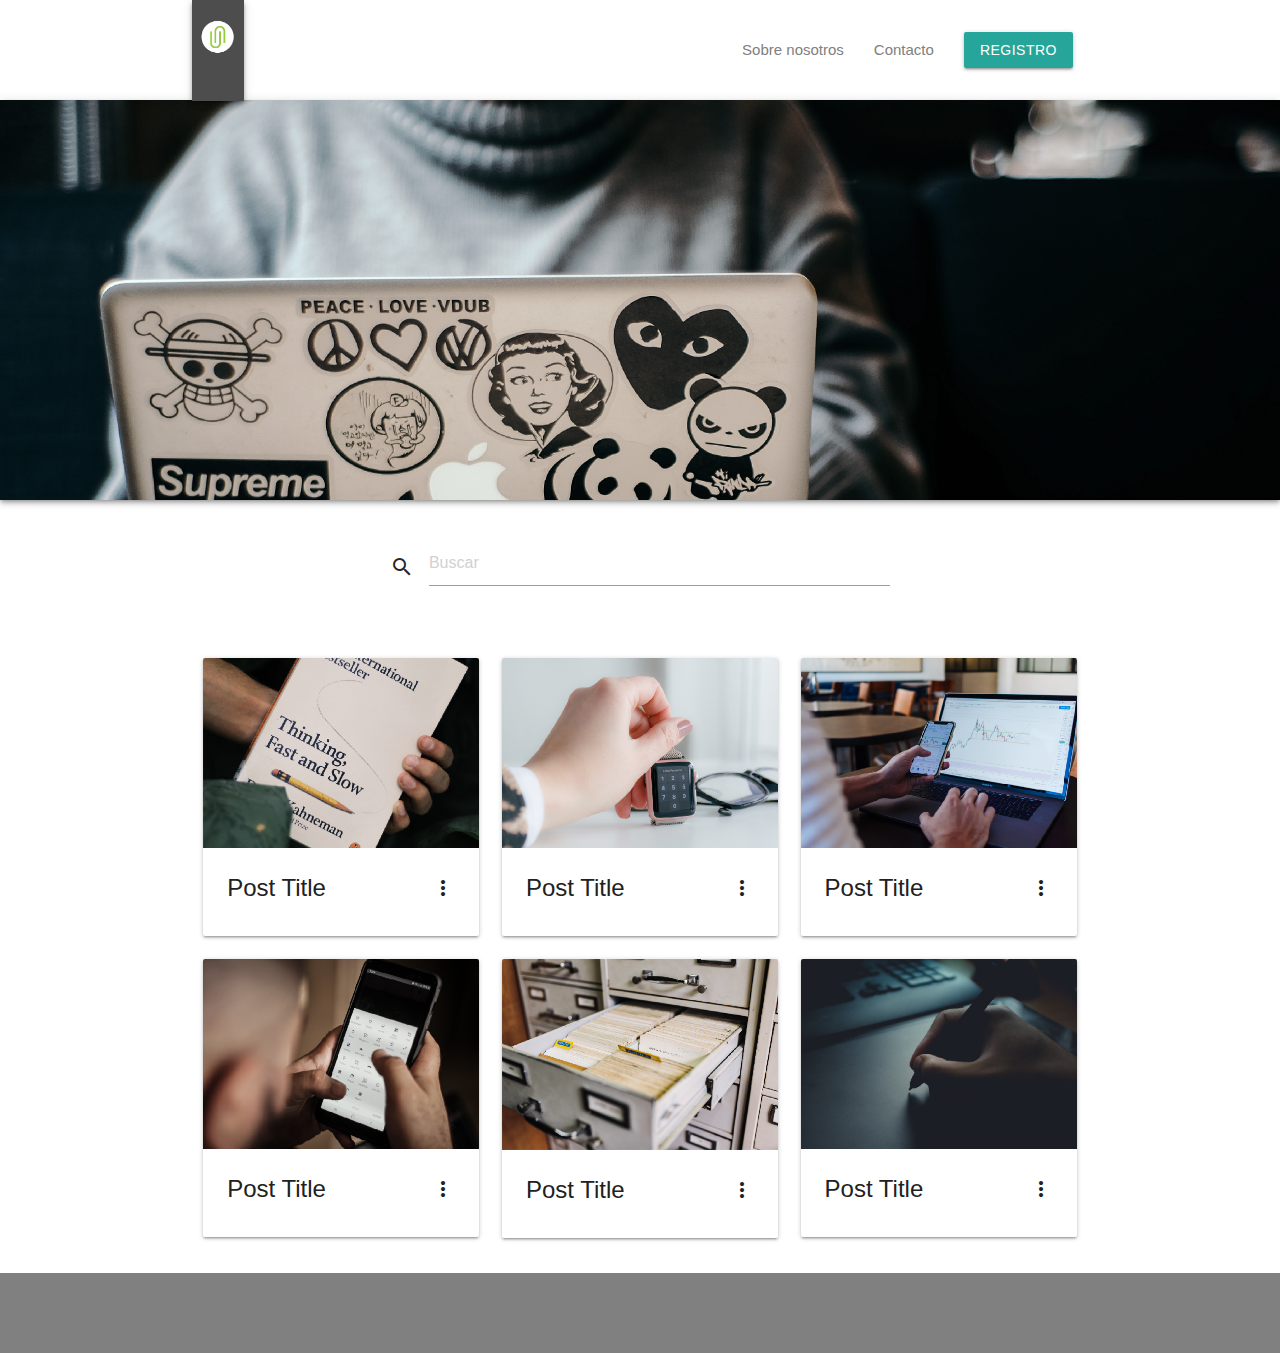
<file: index.html>
<!DOCTYPE html>
<html lang="es">
<head>
    <meta charset="UTF-8">
    <meta name="viewport" content="width=device-width, initial-scale=1.0">
    <!--Import Google Icon Font-->
    <link href="https://fonts.googleapis.com/icon?family=Material+Icons" rel="stylesheet">
    <!-- Compiled and minified CSS -->
    <link rel="stylesheet" href="https://cdnjs.cloudflare.com/ajax/libs/materialize/1.0.0/css/materialize.min.css">
    <!-- user-css -->
    <link rel="stylesheet" href="./css/main.css">
    <title>Mi blog</title>
</head>
<body>
    <header>
        <nav class="container" >
            <a href="#" class="brand-logo valign-wrapper">
                <img src="./assets/img/Logo.jpg" alt="Logo del blog" class="responsive-img left z-depth-2">
            </a>
            <ul class="right valign-wrapper">
                <li>
                    <a href="#">Sobre nosotros</a>
                </li>
                <li>
                    <a href="#">Contacto</a>
                </li>
                <li>
                    <a class="btn waves-effect waves-light" href="registro.html">Registro</a>
                </li>
            </ul>
        </nav>
        <section class="header-main-pic z-depth-2">

        </section>
    </header>
    <main class="container">
        <section>
            <div class="section">
                <div class="row">
                    <div class="col m7 input-field input-container">
                        <i class="material-icons">search</i>
                        <input id="search" type="text" placeholder="Buscar">
                    </div>
                </div>
            </div>
        </section>

        <section>
            <div class="row">
                <article class="col s12 m6 l4">
                    <div class="card">
                        <div class="card-image waves-effect waves-block waves-light ">
                            <img class="activator" src="./assets/img/card1.jpg" alt="">
                        </div>
                        <div class="card-content">
                            <span class="card-title grey-text activator text-darken-4">
                                Post Title <i class="material-icons right">more_vert</i>
                            </span>
                        </div>
                        <div class="card-reveal">
                            <span class="card-title grey-text text-darken-4">Card title <i class="material-icons right">close</i> </span>
                            <p>Here is some more information about this product that is only revealed once clicked on.</p>
                            <a class="waves-effect waves-teal btn-flat teal lighten-5 right" href="post.html">Ir</a>
                        </div>
                    </div>
                 </article> <!-- fin-article -->

                 <article class="col s12 m6 l4">
                    <div class="card">
                        <div class="card-image waves-effect waves-block waves-light ">
                            <img class="activator" src="./assets/img/card2.jpg" alt="">
                        </div>
                        <div class="card-content">
                            <span class="card-title grey-text activator text-darken-4">
                                Post Title <i class="material-icons right">more_vert</i>
                            </span>
                        </div>
                        <div class="card-reveal">
                            <span class="card-title grey-text text-darken-4">Card title <i class="material-icons right">close</i> </span>
                            <p>Here is some more information about this product that is only revealed once clicked on.</p>
                            <a class="waves-effect waves-teal btn-flat teal lighten-5 right" href="post.html">Ir</a>
                        </div>
                    </div>
                 </article> <!-- fin-article -->

                 <article class="col s12 m6 l4">
                    <div class="card">
                        <div class="card-image waves-effect waves-block waves-light ">
                            <img class="activator" src="./assets/img/card3.jpg" alt="">
                        </div>
                        <div class="card-content">
                            <span class="card-title grey-text activator text-darken-4">
                                Post Title <i class="material-icons right">more_vert</i>
                            </span>
                        </div>
                        <div class="card-reveal">
                            <span class="card-title grey-text text-darken-4">Card title <i class="material-icons right">close</i> </span>
                            <p>Here is some more information about this product that is only revealed once clicked on.</p>
                            <a class="waves-effect waves-teal btn-flat teal lighten-5 right" href="post.html">Ir</a>
                        </div>
                    </div>
                 </article> <!-- fin-article -->

                 <article class="col s12 m6 l4">
                    <div class="card">
                        <div class="card-image waves-effect waves-block waves-light ">
                            <img class="activator" src="./assets/img/card4.jpg" alt="">
                        </div>
                        <div class="card-content">
                            <span class="card-title grey-text activator text-darken-4">
                                Post Title <i class="material-icons right">more_vert</i>
                            </span>
                        </div>
                        <div class="card-reveal">
                            <span class="card-title grey-text text-darken-4">Card title <i class="material-icons right">close</i> </span>
                            <p>Here is some more information about this product that is only revealed once clicked on.</p>
                            <a class="waves-effect waves-teal btn-flat teal lighten-5 right" href="post.html">Ir</a>
                        </div>
                    </div>
                 </article> <!-- fin-article -->

                 <article class="col s12 m6 l4">
                    <div class="card">
                        <div class="card-image waves-effect waves-block waves-light ">
                            <img class="activator" src="./assets/img/card5.jpg" alt="">
                        </div>
                        <div class="card-content">
                            <span class="card-title grey-text activator text-darken-4">
                                Post Title <i class="material-icons right">more_vert</i>
                            </span>
                        </div>
                        <div class="card-reveal">
                            <span class="card-title grey-text text-darken-4">Card title <i class="material-icons right">close</i> </span>
                            <p>Here is some more information about this product that is only revealed once clicked on.</p>
                            <a class="waves-effect waves-teal btn-flat teal lighten-5 right" href="post.html">Ir</a>
                        </div>
                    </div>
                 </article> <!-- fin-article -->

                 <article class="col s12 m6 l4">
                    <div class="card">
                        <div class="card-image waves-effect waves-block waves-light ">
                            <img class="activator" src="./assets/img/card6.jpg" alt="">
                        </div>
                        <div class="card-content">
                            <span class="card-title grey-text activator text-darken-4">
                                Post Title <i class="material-icons right">more_vert</i>
                            </span>
                        </div>
                        <div class="card-reveal">
                            <span class="card-title grey-text text-darken-4">Card title <i class="material-icons right">close</i> </span>
                            <p>Here is some more information about this product that is only revealed once clicked on.</p>
                            <a class="waves-effect waves-teal btn-flat teal lighten-5 right" href="post.html">Ir</a>
                        </div>
                    </div>
                 </article> <!-- fin-article -->

            </div>
        </section>
    </main>
    <footer class="page-footer">

    </footer>

    <!-- Compiled and minified JavaScript -->
     <script src="https://cdnjs.cloudflare.com/ajax/libs/materialize/1.0.0/js/materialize.min.js"></script>
</body>
</html>
</file>
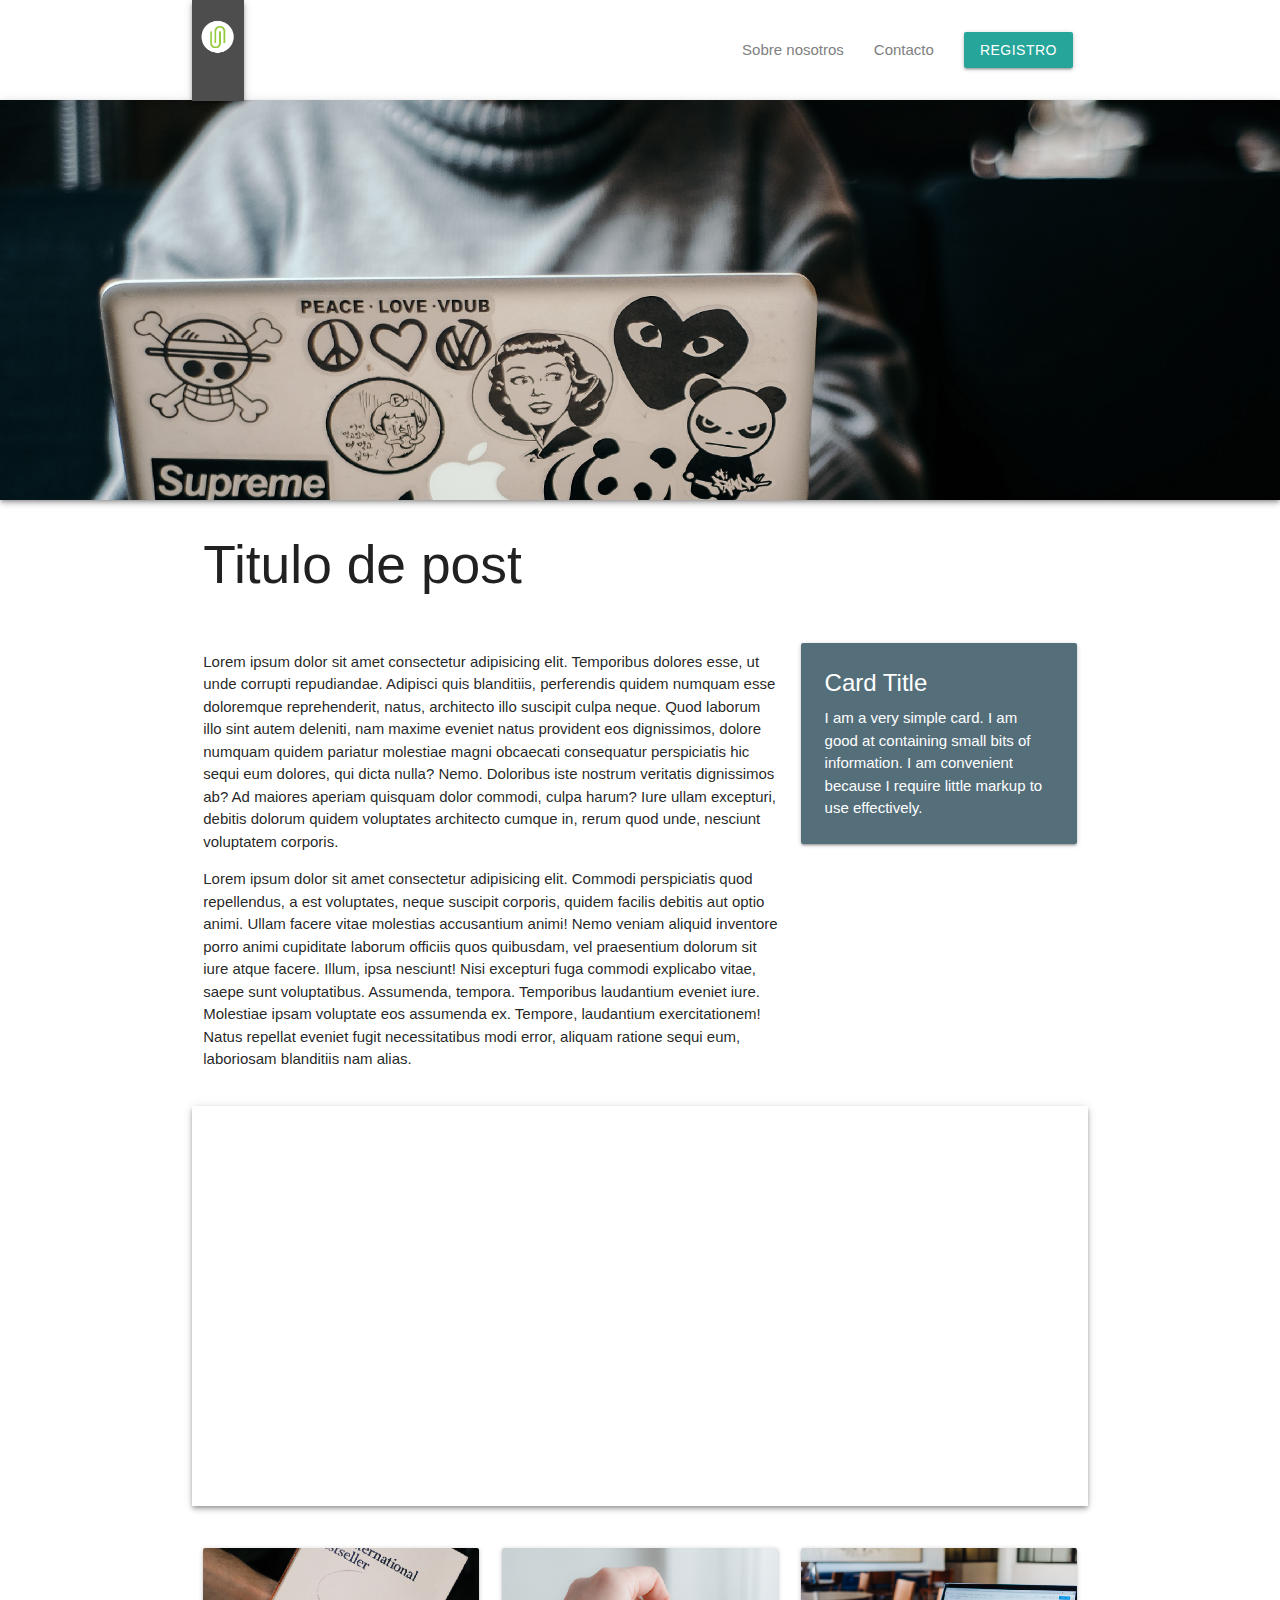
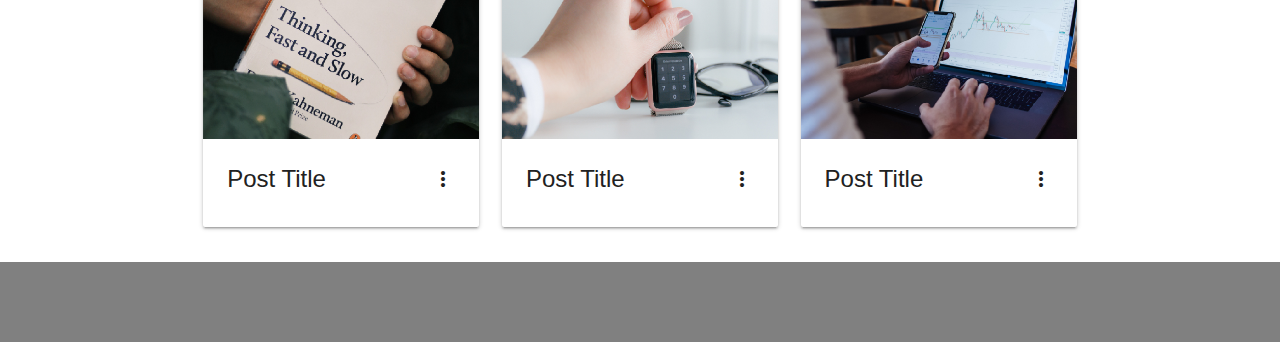
<file: post.html>
<!DOCTYPE html>
<html lang="es">
<head>
    <meta charset="UTF-8">
    <meta name="viewport" content="width=device-width, initial-scale=1.0">
    <!--Import Google Icon Font-->
    <link href="https://fonts.googleapis.com/icon?family=Material+Icons" rel="stylesheet">
    <!-- Compiled and minified CSS -->
    <link rel="stylesheet" href="https://cdnjs.cloudflare.com/ajax/libs/materialize/1.0.0/css/materialize.min.css">
    <!-- user-css -->
    <link rel="stylesheet" href="./css/main.css">
    <title>Mi blog</title>
</head>
<body>
    <header>
        <nav class="container" >
            <a href="#" class="brand-logo valign-wrapper">
                <img src="./assets/img/Logo.jpg" alt="Logo del blog" class="responsive-img left z-depth-2">
            </a>
            <ul class="right valign-wrapper">
                <li>
                    <a href="#">Sobre nosotros</a>
                </li>
                <li>
                    <a href="#">Contacto</a>
                </li>
                <li>
                    <a class="btn waves-effect waves-light" href="registro.html">Registro</a>
                </li>
            </ul>
        </nav>
        <section class="header-main-pic z-depth-2">

        </section>
    </header>
    <main class="container">
        <section class="hide">
            <div class="section">
                <div class="row">
                    <div class="col m7 input-field input-container">
                        <i class="material-icons">search</i>
                        <input id="search" type="text" placeholder="Buscar">
                    </div>
                </div>
            </div>
        </section>

        <section>
            <div class="row">
                <div class="col s12">
                    <h2>Titulo de post</h2>
                </div>
            </div>
        </section>

        <section>
            <div class="row">
                <div class="col m8">
                    <p>Lorem ipsum dolor sit amet consectetur adipisicing elit. Temporibus dolores esse, ut unde corrupti repudiandae. Adipisci quis blanditiis, perferendis quidem numquam esse doloremque reprehenderit, natus, architecto illo suscipit culpa neque.
                    Quod laborum illo sint autem deleniti, nam maxime eveniet natus provident eos dignissimos, dolore numquam quidem pariatur molestiae magni obcaecati consequatur perspiciatis hic sequi eum dolores, qui dicta nulla? Nemo.
                    Doloribus iste nostrum veritatis dignissimos ab? Ad maiores aperiam quisquam dolor commodi, culpa harum? Iure ullam excepturi, debitis dolorum quidem voluptates architecto cumque in, rerum quod unde, nesciunt voluptatem corporis.</p>

                    Lorem ipsum dolor sit amet consectetur adipisicing elit. Commodi perspiciatis quod repellendus, a est voluptates, neque suscipit corporis, quidem facilis debitis aut optio animi. Ullam facere vitae molestias accusantium animi!
                    Nemo veniam aliquid inventore porro animi cupiditate laborum officiis quos quibusdam, vel praesentium dolorum sit iure atque facere. Illum, ipsa nesciunt! Nisi excepturi fuga commodi explicabo vitae, saepe sunt voluptatibus.
                    Assumenda, tempora. Temporibus laudantium eveniet iure. Molestiae ipsam voluptate eos assumenda ex. Tempore, laudantium exercitationem! Natus repellat eveniet fugit necessitatibus modi error, aliquam ratione sequi eum, laboriosam blanditiis nam alias.
                </div>
                <div class="col m4">
                    <div class="card blue-grey darken-1">
                        <div class="card-content white-text">
                          <span class="card-title">Card Title</span>
                          <p>I am a very simple card. I am good at containing small bits of information.
                          I am convenient because I require little markup to use effectively.</p>
                        </div>
                      </div>
                </div>
            </div>
        </section>

        <section class="section">
            <div class="row">
                <div class="post-pic z-depth-2"></div>
            </div>
        </section>

        <section>
            <div class="row">
                <article class="col s12 m6 l4">
                    <div class="card">
                        <div class="card-image waves-effect waves-block waves-light ">
                            <img class="activator" src="./assets/img/card1.jpg" alt="">
                        </div>
                        <div class="card-content">
                            <span class="card-title grey-text activator text-darken-4">
                                Post Title <i class="material-icons right">more_vert</i>
                            </span>
                        </div>
                        <div class="card-reveal">
                            <span class="card-title grey-text text-darken-4">Card title <i class="material-icons right">close</i> </span>
                            <p>Here is some more information about this product that is only revealed once clicked on.</p>
                            <a class="waves-effect waves-teal btn-flat teal lighten-5 right" href="post.html">Ir</a>
                        </div>
                    </div>
                 </article> <!-- fin-article -->

                 <article class="col s12 m6 l4">
                    <div class="card">
                        <div class="card-image waves-effect waves-block waves-light ">
                            <img class="activator" src="./assets/img/card2.jpg" alt="">
                        </div>
                        <div class="card-content">
                            <span class="card-title grey-text activator text-darken-4">
                                Post Title <i class="material-icons right">more_vert</i>
                            </span>
                        </div>
                        <div class="card-reveal">
                            <span class="card-title grey-text text-darken-4">Card title <i class="material-icons right">close</i> </span>
                            <p>Here is some more information about this product that is only revealed once clicked on.</p>
                            <a class="waves-effect waves-teal btn-flat teal lighten-5 right" href="post.html">Ir</a>
                        </div>
                    </div>
                 </article> <!-- fin-article -->

                 <article class="col s12 m6 l4">
                    <div class="card">
                        <div class="card-image waves-effect waves-block waves-light ">
                            <img class="activator" src="./assets/img/card3.jpg" alt="">
                        </div>
                        <div class="card-content">
                            <span class="card-title grey-text activator text-darken-4">
                                Post Title <i class="material-icons right">more_vert</i>
                            </span>
                        </div>
                        <div class="card-reveal">
                            <span class="card-title grey-text text-darken-4">Card title <i class="material-icons right">close</i> </span>
                            <p>Here is some more information about this product that is only revealed once clicked on.</p>
                            <a class="waves-effect waves-teal btn-flat teal lighten-5 right" href="post.html">Ir</a>
                        </div>
                    </div>
                 </article> <!-- fin-article -->
            </div>
        </section>
    </main>
    <footer class="page-footer">

    </footer>

    <!-- Compiled and minified JavaScript -->
     <script src="https://cdnjs.cloudflare.com/ajax/libs/materialize/1.0.0/js/materialize.min.js"></script>
</body>
</html>
</file>
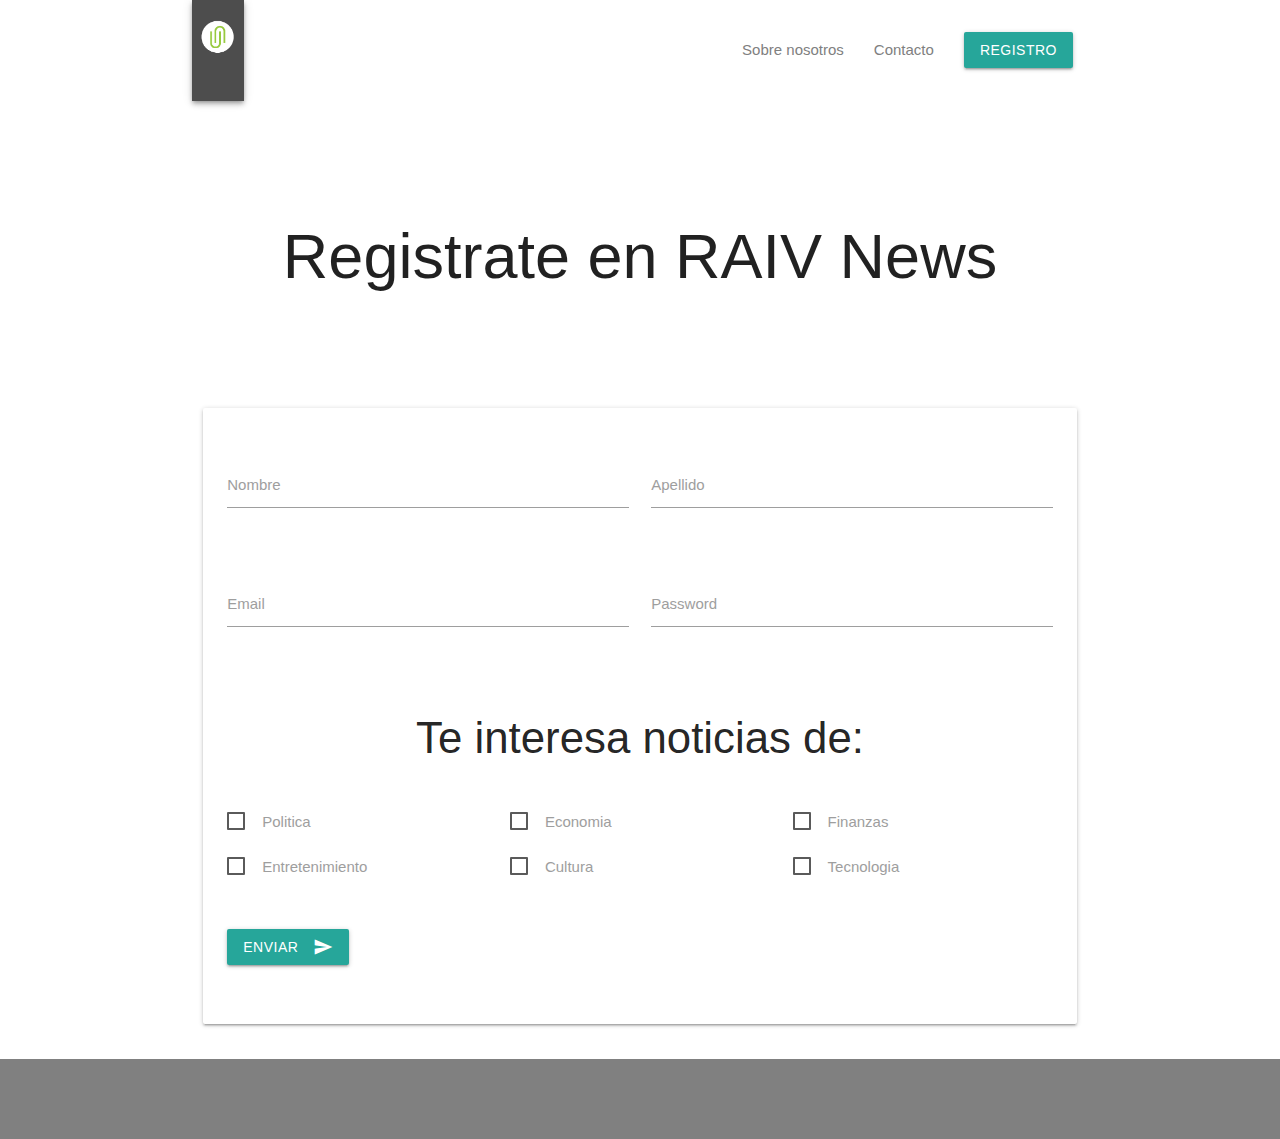
<file: registro.html>
<!DOCTYPE html>
<html lang="es">
<head>
    <meta charset="UTF-8">
    <meta name="viewport" content="width=device-width, initial-scale=1.0">
    <!--Import Google Icon Font-->
    <link href="https://fonts.googleapis.com/icon?family=Material+Icons" rel="stylesheet">
    <!-- Compiled and minified CSS -->
    <link rel="stylesheet" href="https://cdnjs.cloudflare.com/ajax/libs/materialize/1.0.0/css/materialize.min.css">
    <!-- user-css -->
    <link rel="stylesheet" href="./css/main.css">
    <title>Mi blog</title>
</head>
<body>
    <header class="registro-header">
        <nav class="container" >
            <a href="/" class="brand-logo valign-wrapper">
                <img src="./assets/img/Logo.jpg" alt="Logo del blog" class="responsive-img left z-depth-2">
            </a>
            <ul class="right valign-wrapper">
                <li>
                    <a href="#">Sobre nosotros</a>
                </li>
                <li>
                    <a href="#">Contacto</a>
                </li>
                <li>
                    <a class="btn waves-effect waves-light" href="registro.html">Registro</a>
                </li>
            </ul>
        </nav>
        <section class="header-main-pic z-depth-2 hide"></section>

        <section class="container">
            <div class="row registro-titulo">
                <div class="col s12">
                    <h1 class="center-align">Registrate en RAIV News</h1>
                </div>
            </div>
        </section>
    </header>
    <main class="container">
        <div class="row">
            <div class="col s12">
                <div class="card-panel">
                    <form >
                        <div class="row section">
                            <div class="input-field col s12 m6">
                                <input id="first-name" type="text" class="validate">
                                <label for="first-name">Nombre</label>
                            </div>
                            <div class="input-field col s12 m6">
                                <input id="last-name" type="text" class="validate">
                                <label for="last-name">Apellido</label>
                            </div>
                        </div>
                        <div class="row">
                            <div class="input-field col s12 m6">
                                <input id="email" type="email" class="validate">
                                <label for="email">Email</label>
                            </div>
                            <div class="input-field col s12 m6">
                                <input id="password" type="password" class="validate">
                                <label for="password">Password</label>
                            </div>
                        </div>
                        <div class="section">
                            <h3 class="center-align">Te interesa noticias de:</h3>
                        </div>
                        <div class="section">
                            <div class="row">
                                <label class="col s12 m4">
                                    <input type="checkbox">
                                    <span>Politica</span>
                                </label>
                                <label class="col s12 m4" >
                                    <input type="checkbox">
                                    <span>Economia</span>
                                </label>
                                <label class="col s12 m4" >
                                    <input type="checkbox">
                                    <span>Finanzas</span>
                                </label>
                            </div>
                            <div class="row">
                                <label class="col s12 m4">
                                    <input type="checkbox">
                                    <span>Entretenimiento</span>
                                </label>
                                <label class="col s12 m4" >
                                    <input type="checkbox">
                                    <span>Cultura</span>
                                </label>
                                <label class="col s12 m4" >
                                    <input type="checkbox">
                                    <span>Tecnologia</span>
                                </label>
                            </div>
                        </div>
                        <div class="section">
                            <div class="row">
                                <div class="col s12">
                                    <button class="btn waves-effect waves-light center-align">
                                        ENVIAR <i class="material-icons right">send</i>
                                    </button>
                                </div>
                            </div>
                        </div>
                    </form>
                </div>
            </div>
        </div>
    </main>
    <footer class="page-footer">

    </footer>

    <!-- Compiled and minified JavaScript -->
     <script src="https://cdnjs.cloudflare.com/ajax/libs/materialize/1.0.0/js/materialize.min.js"></script>
</body>
</html>
</file>
<file: css/main.css>
body {
    margin: 0;
    padding: 0;
    display: flex;
    min-height: 100vh;
    flex-direction: column;
}

header {
    height: 500px;
}
header nav {
    height: 100px;
    background: white;
    box-shadow: none;
}
nav .brand-logo{
    height: 100px;
    left: 15%;
}
nav .brand-logo img {
    width: 52px;
}
header nav ul {
    height: 100px;
}
header ul a {
    color: gray;
}
.header-main-pic {
    width: 100%;
    height: 400px;
    background-image: url(../assets/img/Banner.jpg);
    background-repeat: no-repeat;
    background-position: center;
    background-size: cover;
}
.input-field.input-container {
    height: 100px;
    float: none;
    display: flex;
    margin: 0 auto;
}
.input-field > #search {
    margin-top: 25px;
}
.input-container i {
    margin-top: 40px;
    margin-right: 15px;
}
footer.page-footer {
    height: 80px;
    background: grey;
    bottom: 0;
}

/* Post */
.post-pic {
    width: 100%;
    height: 400px;
    background-image: url('https://picsum.photos/1000/400');
    background-repeat: no-repeat;
    background-position: center;
    background-size: cover;
}

/* Registro */

.registro-titulo {
    margin-top: 80px;
    margin-bottom: 0;
}
.registro-header {
    height: 400px;
}
</file>
